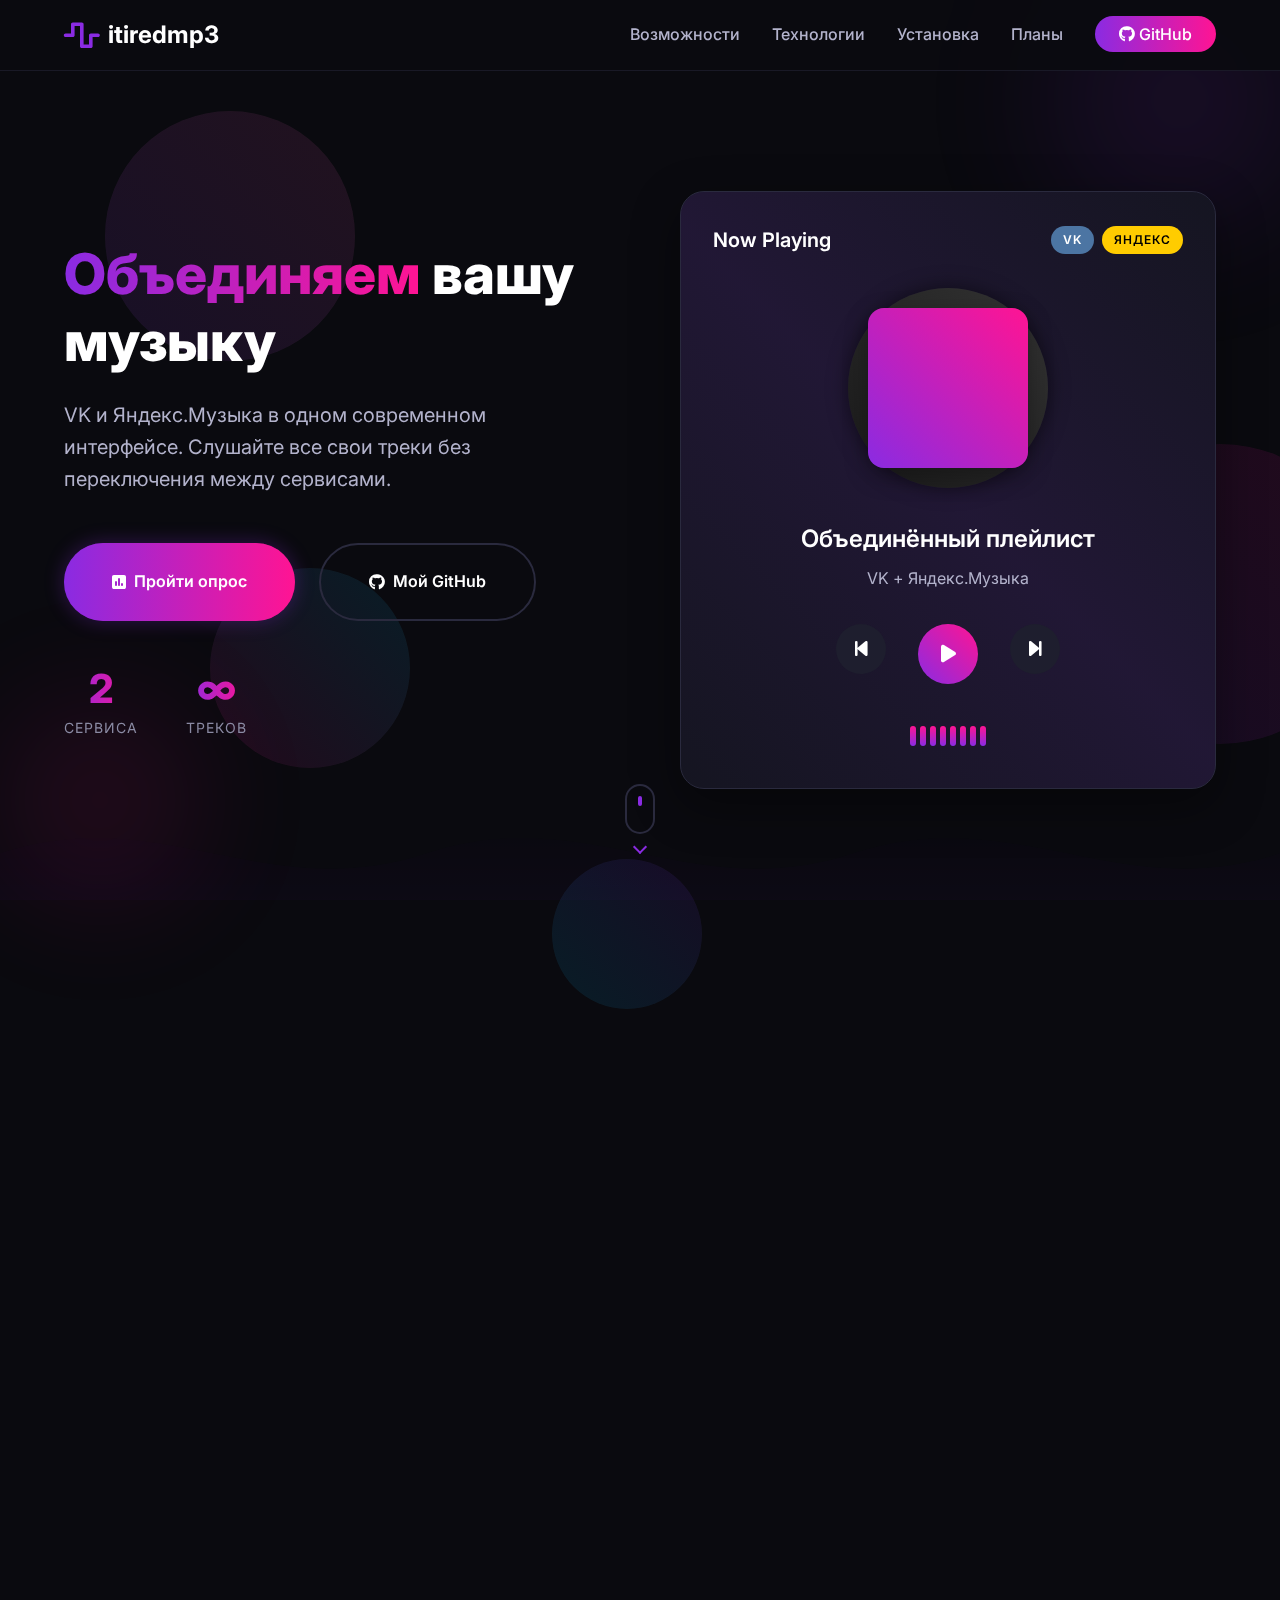
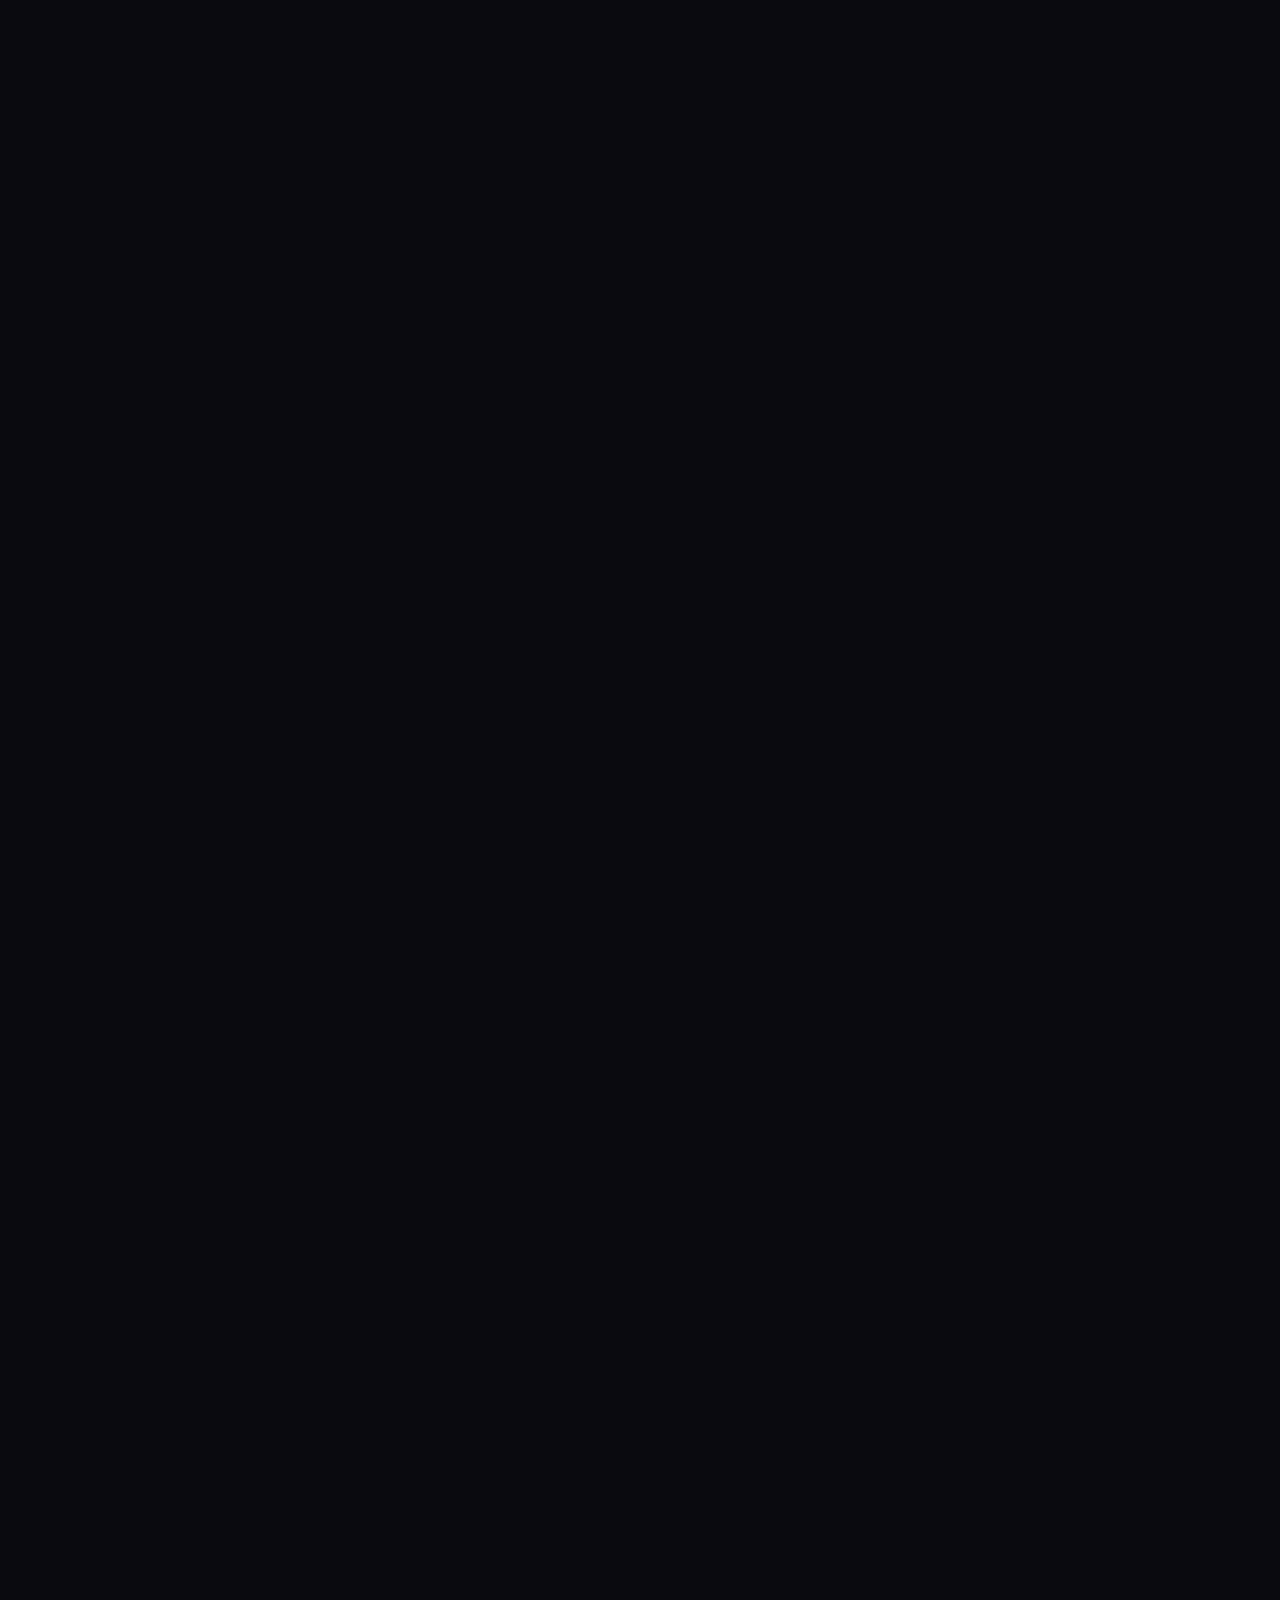
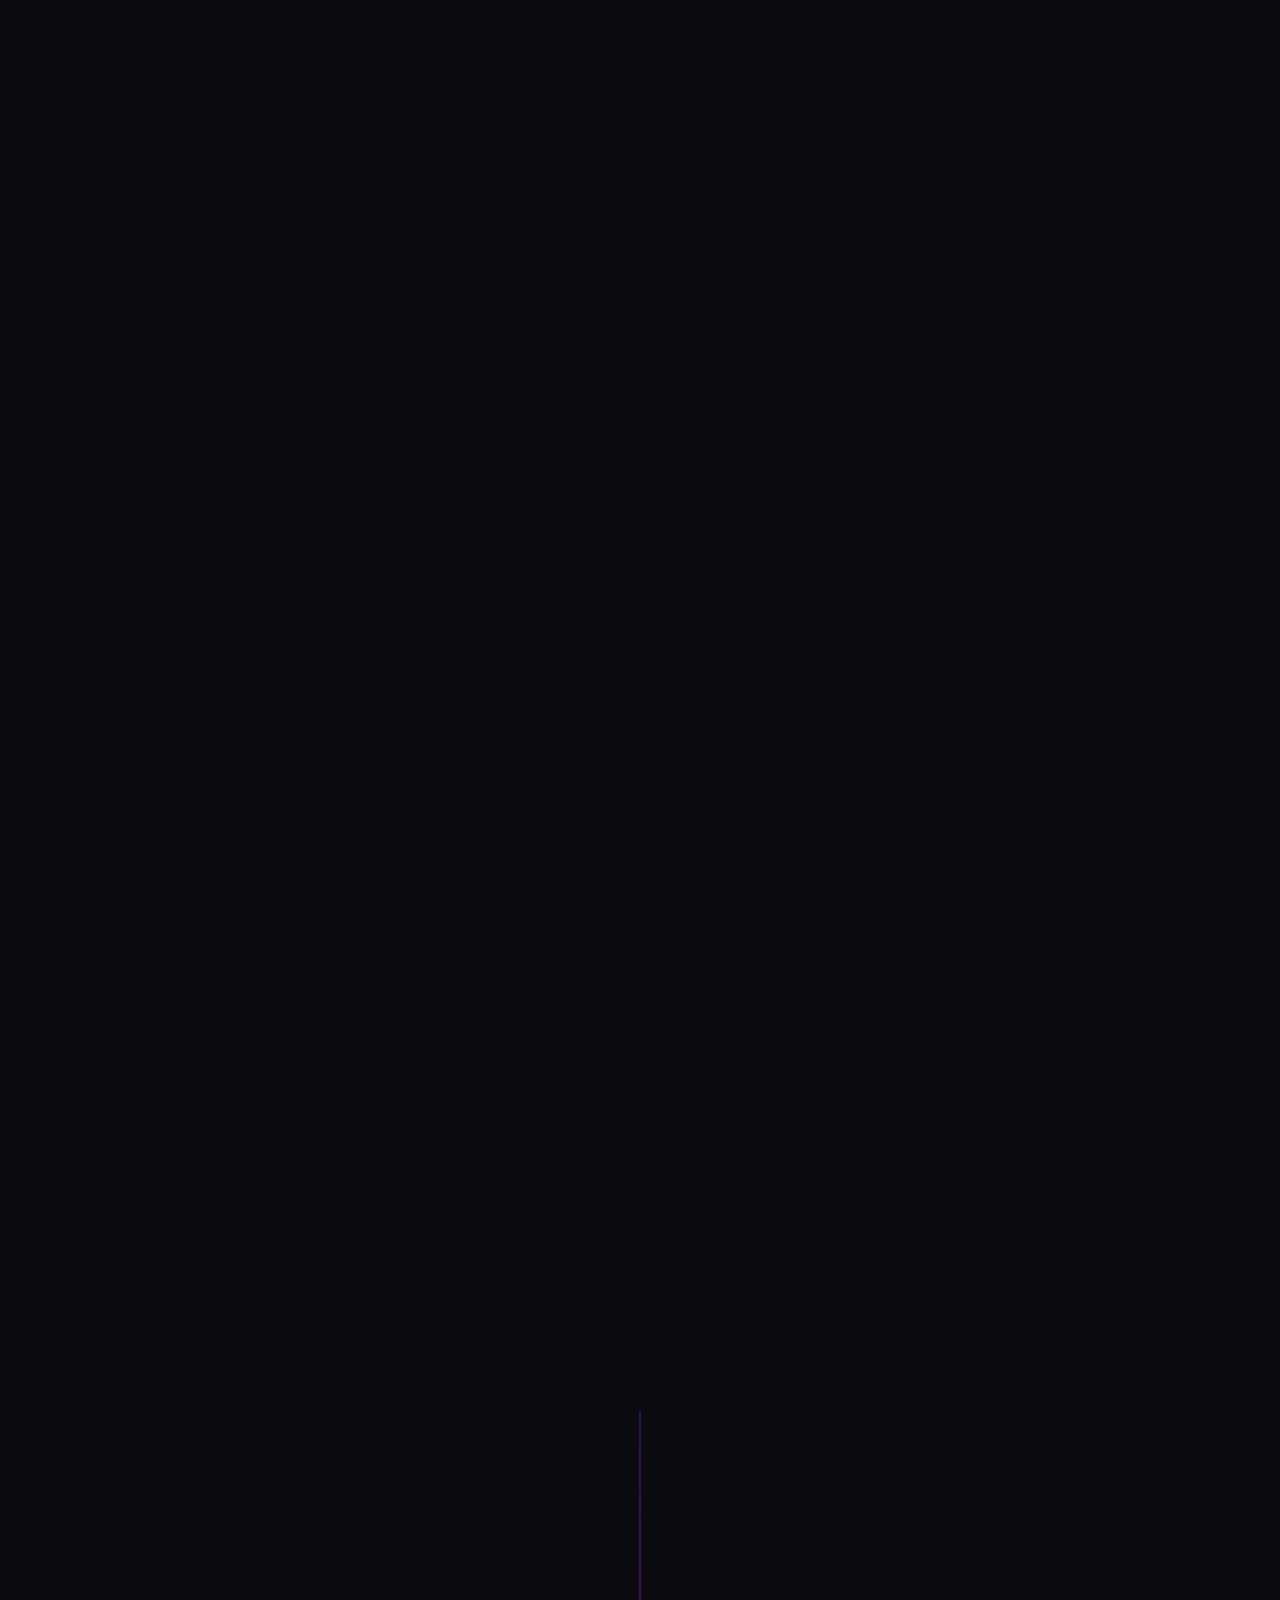
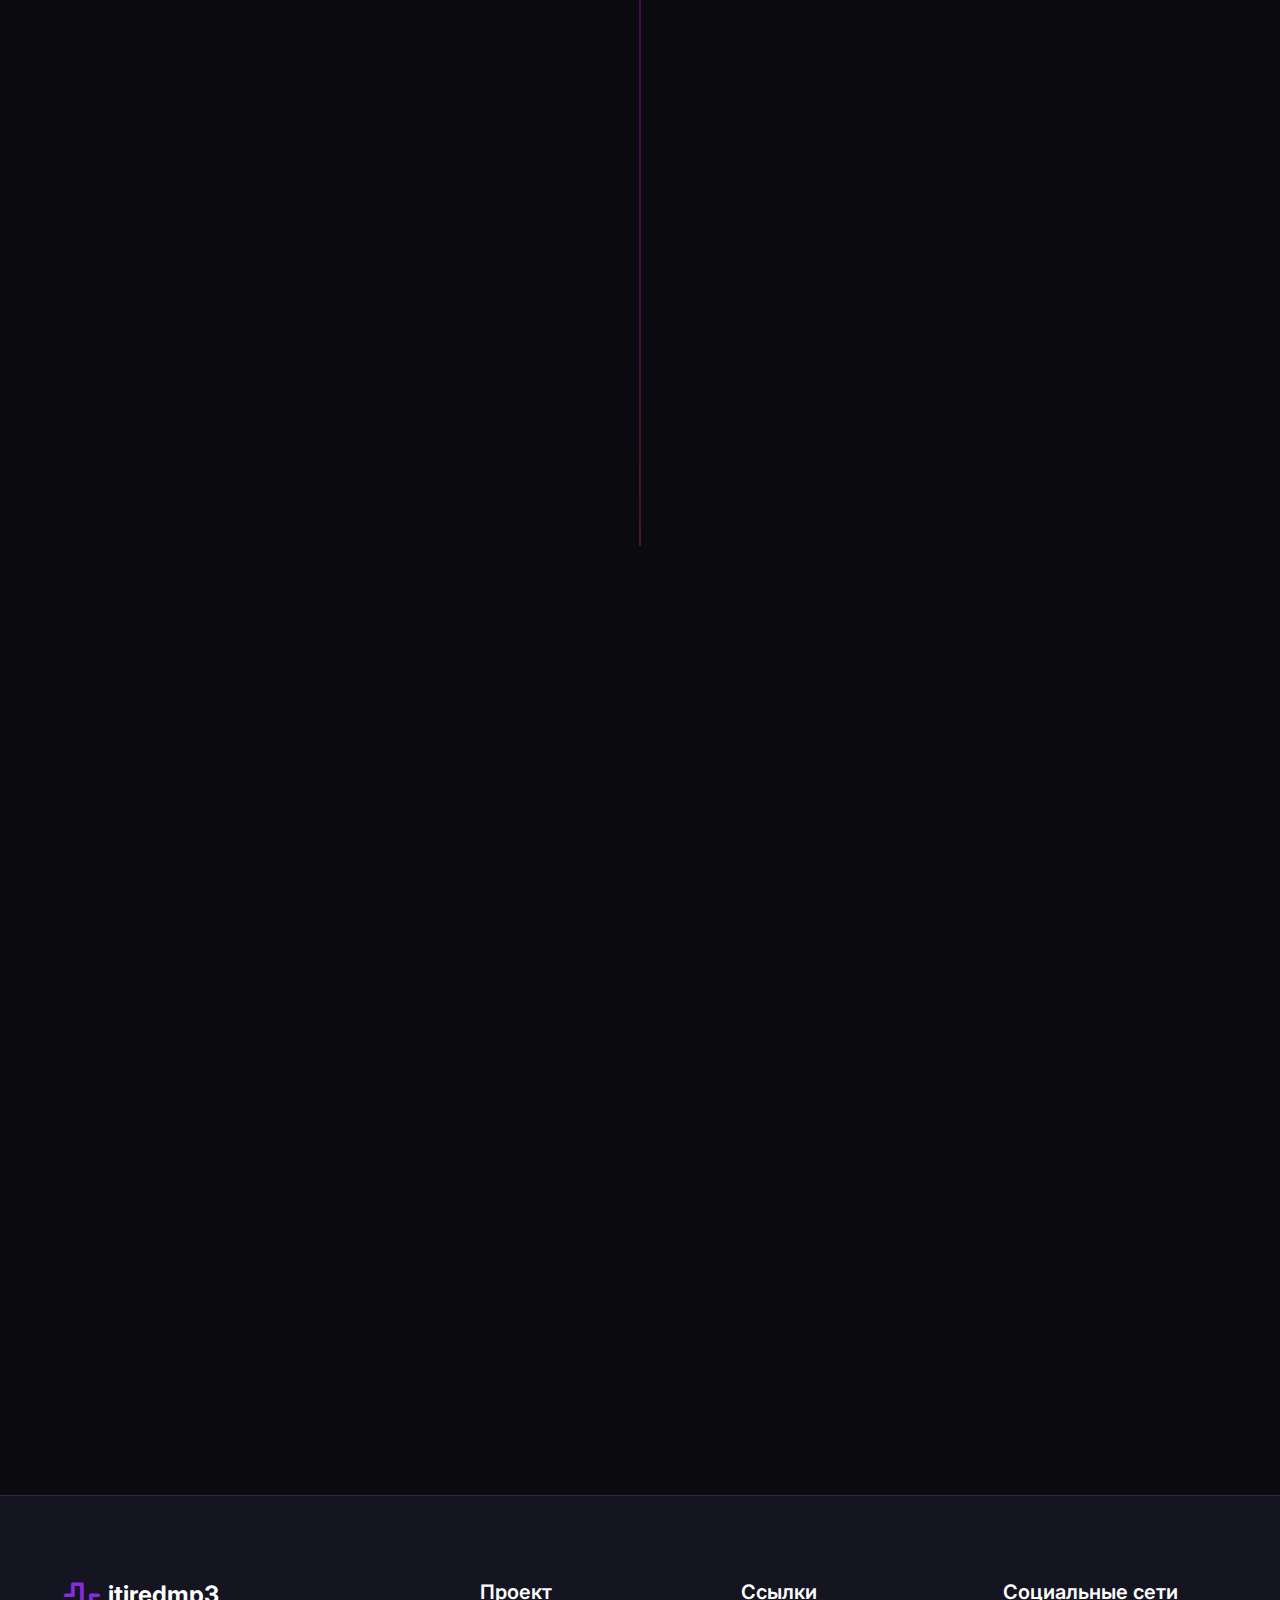
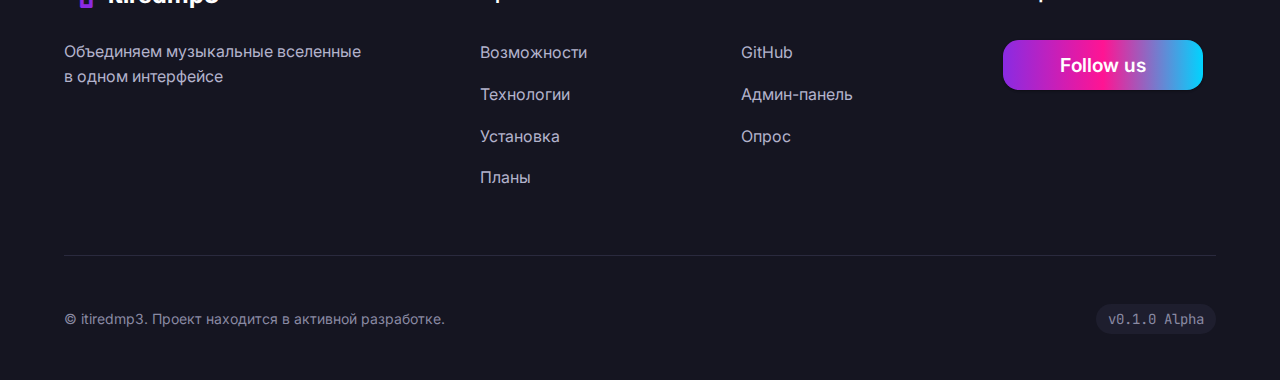
<file: index.html>
<!DOCTYPE html>
<html lang="ru">
<head>
    <meta charset="UTF-8">
    <meta name="viewport" content="width=device-width, initial-scale=1.0">
    <title>itiredmp3 | Объединяем музыку VK и Яндекс.Музыка</title>
    <meta name="description" content="Современное веб-приложение для прослушивания музыки из VK и Яндекс.Музыки в одном интерфейсе">
    
    <link rel="preconnect" href="https://fonts.googleapis.com">
    <link rel="preconnect" href="https://fonts.gstatic.com" crossorigin>
    <link href="https://fonts.googleapis.com/css2?family=Inter:wght@300;400;500;600;700;800&family=JetBrains+Mono:wght@300;400&display=swap" rel="stylesheet">
    
    <link rel="stylesheet" href="style.css">
    <link rel="stylesheet" href="https://cdnjs.cloudflare.com/ajax/libs/font-awesome/6.4.0/css/all.min.css">
    <link href="https://unpkg.com/aos@2.3.1/dist/aos.css" rel="stylesheet">
    
    <link rel="icon" type="image/jpg" href="favicon.jpg">
</head>
<body>
    <div class="preloader">
        <div class="preloader-container">
            <div class="loader">
                <img src="logo.jpg" alt="itiredmp3" class="logo-image">
            </div>
            <div class="loading-tip">Загрузка музыкальной вселенной...</div>
        </div>
    </div>

    <div class="background-elements">
        <div class="particle particle-1"></div>
        <div class="particle particle-2"></div>
        <div class="particle particle-3"></div>
        <div class="particle particle-4"></div>
        <div class="gradient-circle gradient-1"></div>
        <div class="gradient-circle gradient-2"></div>
        <div class="music-wave"></div>
    </div>

    <nav class="navbar" data-aos="fade-down">
        <div class="nav-container">
            <a href="#" class="logo">
                <i class="fas fa-wave-square"></i>
                <span>itiredmp3</span>
            </a>
            
            <ul class="nav-menu">
                <li><a href="#features">Возможности</a></li>
                <li><a href="#tech">Технологии</a></li>
                <li><a href="#setup">Установка</a></li>
                <li><a href="#roadmap">Планы</a></li>
                <li class="github-link">
                    <a href="https://github.com/itired1" target="_blank">
                        <i class="fab fa-github"></i> GitHub
                    </a>
                </li>
            </ul>
            
            <button class="menu-toggle" id="menuToggle">
                <i class="fas fa-bars"></i>
            </button>
        </div>
    </nav>

    <section class="hero" id="hero">
        <div class="hero-container">
            <div class="hero-content" data-aos="fade-up" data-aos-delay="100">
                <h1 class="hero-title">
                    <span class="gradient-text">Объединяем</span> вашу музыку
                </h1>
                <p class="hero-subtitle">
                    VK и Яндекс.Музыка в одном современном интерфейсе. 
                    Слушайте все свои треки без переключения между сервисами.
                </p>
                
                <div class="hero-buttons">
                    <a href="#survey" class="btn btn-primary" id="surveyBtn">
                        <i class="fas fa-poll"></i>
                        <span>Пройти опрос</span>
                        <div class="btn-pulse"></div>
                    </a>
                    <a href="https://github.com/your-username" target="_blank" class="btn btn-secondary">
                        <i class="fab fa-github"></i>
                        <span>Мой GitHub</span>
                    </a>
                </div>
                
                <div class="hero-stats">
                    <div class="stat-item">
                        <div class="stat-number">2</div>
                        <div class="stat-label">сервиса</div>
                    </div>
                    <div class="stat-item">
                        <div class="stat-number">∞</div>
                        <div class="stat-label">треков</div>
                    </div>
                </div>
            </div>
            
            <div class="hero-visual" data-aos="fade-left" data-aos-delay="300">
                <div class="player-preview">
                    <div class="player-header">
                        <div class="player-title">Now Playing</div>
                        <div class="player-source">
                            <span class="source-tag source-vk">VK</span>
                            <span class="source-tag source-yandex">Яндекс</span>
                        </div>
                    </div>
                    
                    <div class="album-art">
                        <div class="vinyl">
                            <div class="vinyl-inner"></div>
                        </div>
                        <div class="album-cover"></div>
                    </div>
                    
                    <div class="track-info">
                        <div class="track-title">Объединённый плейлист</div>
                        <div class="track-artist">VK + Яндекс.Музыка</div>
                    </div>
                    
                    <div class="player-controls">
                        <button class="control-btn"><i class="fas fa-step-backward"></i></button>
                        <button class="control-btn play-btn"><i class="fas fa-play"></i></button>
                        <button class="control-btn"><i class="fas fa-step-forward"></i></button>
                    </div>
                    
                    <div class="wave-visualizer">
                        <div class="wave-bar"></div>
                        <div class="wave-bar"></div>
                        <div class="wave-bar"></div>
                        <div class="wave-bar"></div>
                        <div class="wave-bar"></div>
                        <div class="wave-bar"></div>
                        <div class="wave-bar"></div>
                        <div class="wave-bar"></div>
                    </div>
                </div>
            </div>
        </div>
        
        <div class="scroll-indicator">
            <div class="mouse">
                <div class="wheel"></div>
            </div>
            <div class="arrow"></div>
        </div>
    </section>

    <section class="section features" id="features">
        <div class="container">
            <div class="section-header" data-aos="fade-up">
                <h2 class="section-title">✨ Возможности</h2>
                <p class="section-subtitle">Все, что нужно для идеального прослушивания</p>
            </div>
            
            <div class="features-grid">
                <div class="feature-card" data-aos="fade-up" data-aos-delay="100">
                    <div class="feature-icon">
                        <i class="fas fa-key"></i>
                    </div>
                    <h3 class="feature-title">Авторизация через VK и Яндекс</h3>
                    <p class="feature-description">
                        Быстрый доступ к вашим аккаунтам через OAuth. 
                        Безопасно и без хранения паролей.
                    </p>
                </div>
                
                <div class="feature-card" data-aos="fade-up" data-aos-delay="200">
                    <div class="feature-icon">
                        <i class="fas fa-headphones"></i>
                    </div>
                    <h3 class="feature-title">Объединённое воспроизведение</h3>
                    <p class="feature-description">
                        Слушайте музыку из обоих сервисов в одном плеере. 
                        Создавайте миксы из треков VK и Яндекс.Музыки.
                    </p>
                </div>
                
                <div class="feature-card" data-aos="fade-up" data-aos-delay="300">
                    <div class="feature-icon">
                        <i class="fas fa-palette"></i>
                    </div>
                    <h3 class="feature-title">Современный интерфейс</h3>
                    <p class="feature-description">
                        Интуитивно понятный дизайн с тёмной темой, 
                        адаптированный для всех устройств.
                    </p>
                </div>
                
                <div class="feature-card" data-aos="fade-up" data-aos-delay="400">
                    <div class="feature-icon">
                        <i class="fas fa-mobile-alt"></i>
                    </div>
                    <h3 class="feature-title">Адаптивный дизайн</h3>
                    <p class="feature-description">
                        Идеальное отображение на компьютерах, планшетах 
                        и смартфонах. PWA-режим для мобильных устройств.
                    </p>
                </div>
            </div>
        </div>
    </section>

    <section class="section tech" id="tech">
        <div class="container">
            <div class="section-header" data-aos="fade-up">
                <h2 class="section-title">🛠 Технологии</h2>
                <p class="section-subtitle">Современный стек для мощного приложения</p>
            </div>
            
            <div class="tech-stack">
                <div class="tech-category" data-aos="fade-up" data-aos-delay="100">
                    <h3 class="tech-category-title">Frontend</h3>
                    <div class="tech-items">
                        <div class="tech-item">
                            <div class="tech-icon">
                                <i class="fab fa-html5"></i>
                            </div>
                            <span>HTML5</span>
                        </div>
                        <div class="tech-item">
                            <div class="tech-icon">
                                <i class="fab fa-css3-alt"></i>
                            </div>
                            <span>CSS3</span>
                        </div>
                        <div class="tech-item">
                            <div class="tech-icon">
                                <i class="fab fa-js"></i>
                            </div>
                            <span>JavaScript</span>
                        </div>
                    </div>
                </div>
                
                <div class="tech-category" data-aos="fade-up" data-aos-delay="200">
                    <h3 class="tech-category-title">Backend</h3>
                    <div class="tech-items">
                        <div class="tech-item">
                            <div class="tech-icon">
                                <i class="fab fa-python"></i>
                            </div>
                            <span>Python</span>
                        </div>
                        <div class="tech-item">
                            <div class="tech-icon">
                                <i class="fas fa-fire"></i>
                            </div>
                            <span>Flask</span>
                        </div>
                        <div class="tech-item">
                            <div class="tech-icon">
                                <i class="fas fa-database"></i>
                            </div>
                            <span>SQLite</span>
                        </div>
                    </div>
                </div>
                
                <div class="tech-category" data-aos="fade-up" data-aos-delay="300">
                    <h3 class="tech-category-title">Библиотеки</h3>
                    <div class="tech-items">
                        <div class="tech-item">
                            <div class="tech-icon">
                                <i class="fab fa-vk"></i>
                            </div>
                            <span>vk_api</span>
                        </div>
                        <div class="tech-item">
                            <div class="tech-icon">
                                <i class="fab fa-yandex"></i>
                            </div>
                            <span>yandex-music-api</span>
                        </div>
                        <div class="tech-item">
                            <div class="tech-icon">
                                <i class="fas fa-cogs"></i>
                            </div>
                            <span>Service Worker</span>
                        </div>
                    </div>
                </div>
            </div>
        </div>
    </section>

    <section class="section setup" id="setup">
        <div class="container">
            <div class="section-header" data-aos="fade-up">
                <h2 class="section-title">📦 Установка и запуск</h2>
                <p class="section-subtitle">Быстрый старт за 5 минут</p>
            </div>
            
            <div class="setup-steps" data-aos="fade-up" data-aos-delay="100">
                <div class="setup-step">
                    <div class="step-number">1</div>
                    <div class="step-content">
                        <h3 class="step-title">Клонируйте репозиторий</h3>
                        <div class="code-block">
                            <div class="code-header">
                                <span class="code-language">bash</span>
                                <button class="copy-btn" data-clipboard-target="#code1">
                                    <i class="fas fa-copy"></i>
                                </button>
                            </div>
                            <pre id="code1"><code>git clone https://github.com/your-username/itiredmp3.git
cd itiredmp3</code></pre>
                        </div>
                    </div>
                </div>
                
                <div class="setup-step">
                    <div class="step-number">2</div>
                    <div class="step-content">
                        <h3 class="step-title">Установите зависимости</h3>
                        <div class="code-block">
                            <div class="code-header">
                                <span class="code-language">bash</span>
                                <button class="copy-btn" data-clipboard-target="#code2">
                                    <i class="fas fa-copy"></i>
                                </button>
                            </div>
                            <pre id="code2"><code>pip install -r requirements.txt</code></pre>
                        </div>
                    </div>
                </div>
                
                <div class="setup-step">
                    <div class="step-number">3</div>
                    <div class="step-content">
                        <h3 class="step-title">Запустите приложение</h3>
                        <div class="code-block">
                            <div class="code-header">
                                <span class="code-language">bash</span>
                                <button class="copy-btn" data-clipboard-target="#code3">
                                    <i class="fas fa-copy"></i>
                                </button>
                            </div>
                            <pre id="code3"><code>python app.py</code></pre>
                        </div>
                        <p class="step-note">
                            Откройте браузер и перейдите по адресу 
                            <a href="http://localhost:5001" class="link">http://localhost:5001</a>
                        </p>
                    </div>
                </div>
            </div>
            
            <div class="warning-box" data-aos="fade-up" data-aos-delay="200">
                <div class="warning-icon">
                    <i class="fas fa-exclamation-triangle"></i>
                </div>
                <div class="warning-content">
                    <h4>⚠️ Важная информация</h4>
                    <p>
                        Проект находится в стадии активной разработки. 
                        Все данные, включая тестовые почты и другую информацию, 
                        являются фиктивными и используются исключительно в демонстрационных целях.
                    </p>
                </div>
            </div>
        </div>
    </section>

    <section class="section roadmap" id="roadmap">
        <div class="container">
            <div class="section-header" data-aos="fade-up">
                <h2 class="section-title">🔮 Планы развития</h2>
                <p class="section-subtitle">Что будет дальше</p>
            </div>
            
            <div class="roadmap-timeline">
                <div class="timeline-item" data-aos="fade-right">
                    <div class="timeline-date">Q2 2026</div>
                    <div class="timeline-content">
                        <h3 class="timeline-title">Spotify & SoundCloud</h3>
                        <p class="timeline-description">
                            Добавление поддержки популярных музыкальных сервисов
                        </p>
                    </div>
                </div>
                
                <div class="timeline-item" data-aos="fade-left">
                    <div class="timeline-date">Q3 2026</div>
                    <div class="timeline-content">
                        <h3 class="timeline-title">Оффлайн-режим</h3>
                        <p class="timeline-description">
                            Возможность слушать музыку без подключения к интернету
                        </p>
                    </div>
                </div>
                
                <div class="timeline-item" data-aos="fade-right">
                    <div class="timeline-date">Q4 2026</div>
                    <div class="timeline-content">
                        <h3 class="timeline-title">Умные рекомендации</h3>
                        <p class="timeline-description">
                            Персональные плейлисты на основе машинного обучения
                        </p>
                    </div>
                </div>
                
                <div class="timeline-item" data-aos="fade-left">
                    <div class="timeline-date">2027</div>
                    <div class="timeline-content">
                        <h3 class="timeline-title">Социальные функции</h3>
                        <p class="timeline-description">
                            Общие плейлисты, друзья, истории прослушиваний
                        </p>
                    </div>
                </div>
            </div>
        </div>
    </section>

    <section class="section survey" id="survey">
        <div class="container">
            <div class="survey-container" data-aos="fade-up">
                <div class="survey-content">
                    <h2 class="survey-title">Помогите улучшить проект!</h2>
                    <p class="survey-description">
                        Пройдите опрос и расскажите, какие функции для вас наиболее важны. 
                        Это поможет сделать itiredmp3 лучше. Ваше мнение очень ценно для нас!
                    </p>
                    
                    <div class="survey-stats">
                        <div class="survey-stat">
                            <div class="stat-value" id="totalClicks">0</div>
                            <div class="stat-label">переходов на опрос</div>
                        </div>
                        <div class="survey-stat">
                            <div class="stat-value" id="todayClicks">0</div>
                            <div class="stat-label">сегодня</div>
                        </div>
                    </div>
                    
                    <div class="survey-action">
                        <button class="btn btn-survey" id="surveyFormBtn">
                            <i class="fas fa-external-link-alt"></i>
                            <span>Перейти к форме опроса</span>
                        </button>
                        <p class="survey-note">
                            Откроется в новой вкладке. Спасибо за участие!
                        </p>
                    </div>
                </div>
            </div>
        </div>
    </section>

    <footer class="footer">
        <div class="container">
            <div class="footer-content">
                <div class="footer-logo">
                    <a href="#" class="logo">
                        <i class="fas fa-wave-square"></i>
                        <span>itiredmp3</span>
                    </a>
                    <p class="footer-description">
                        Объединяем музыкальные вселенные в одном интерфейсе
                    </p>
                </div>
                
                <div class="footer-links">
                    <div class="footer-column">
                        <h4 class="footer-title">Проект</h4>
                        <ul>
                            <li><a href="#features">Возможности</a></li>
                            <li><a href="#tech">Технологии</a></li>
                            <li><a href="#setup">Установка</a></li>
                            <li><a href="#roadmap">Планы</a></li>
                        </ul>
                    </div>
                    
                    <div class="footer-column">
                        <h4 class="footer-title">Ссылки</h4>
                        <ul>
                            <li><a href="https://github.com/itired1" target="_blank">GitHub</a></li>
                            <li><a href="admin.html" target="_blank">Админ-панель</a></li>
                            <li><a href="#survey">Опрос</a></li>
                        </ul>
                    </div>
                    
                    <div class="footer-column">
                        <h4 class="footer-title">Социальные сети</h4>
                        <div class="social-card">
                            <span>Follow us</span>
                            <a class="social-link" href="https://github.com/itired1" target="_blank">
                                <i class="fab fa-github"></i>
                            </a>
                            <a class="social-link" href="https://t.me/@Itired_siii" target="_blank">
                                <i class="fab fa-telegram"></i>
                            </a>
                            <a class="social-link" href="https://discord.gg/itiredof" target="_blank">
                                <i class="fab fa-discord"></i>
                            </a>
                        </div>
                    </div>
                </div>
            </div>
            
            <div class="footer-bottom">
                <p class="copyright">
                    © itiredmp3. Проект находится в активной разработке.
                </p>
                <p class="version">v0.1.0 Alpha</p>
            </div>
        </div>
    </footer>

    <script src="https://unpkg.com/aos@2.3.1/dist/aos.js"></script>
    <script src="script.js"></script>
    
    <script>
        AOS.init({
            duration: 800,
            offset: 100,
            once: true,
            easing: 'ease-out-cubic'
        });
    </script>
</body>
</html>
</file>
<file: style.css>
:root {
    --color-bg: #0a0a0f;
    --color-surface: #151521;
    --color-surface-light: #1e1e2e;
    --color-surface-lighter: #2a2a3e;
    --color-primary: #8a2be2;
    --color-primary-light: #9d4dff;
    --color-secondary: #ff1493;
    --color-secondary-light: #ff66b2;
    --color-accent: #00d4ff;
    --color-text: #ffffff;
    --color-text-secondary: #b3b3cc;
    --color-text-muted: #8a8aa3;
    --color-border: #2a2a3e;
    --color-success: #00ff9d;
    --color-warning: #ffcc00;
    --color-error: #ff3860;
    
    --font-primary: 'Inter', -apple-system, BlinkMacSystemFont, sans-serif;
    --font-mono: 'JetBrains Mono', 'Courier New', monospace;
    
    --spacing-xs: 0.5rem;
    --spacing-sm: 1rem;
    --spacing-md: 1.5rem;
    --spacing-lg: 2rem;
    --spacing-xl: 3rem;
    --spacing-xxl: 5rem;
    
    --radius-sm: 0.5rem;
    --radius-md: 1rem;
    --radius-lg: 1.5rem;
    --radius-xl: 2rem;
    --radius-full: 9999px;
    
    --shadow-sm: 0 2px 4px rgba(0, 0, 0, 0.1);
    --shadow-md: 0 4px 12px rgba(0, 0, 0, 0.2);
    --shadow-lg: 0 8px 24px rgba(0, 0, 0, 0.3);
    --shadow-xl: 0 16px 48px rgba(0, 0, 0, 0.4);
    --shadow-glow: 0 0 20px rgba(138, 43, 226, 0.3);
    
    --transition-fast: 0.2s ease;
    --transition-normal: 0.3s ease;
    --transition-slow: 0.5s ease;
}

* {
    margin: 0;
    padding: 0;
    box-sizing: border-box;
}

html {
    scroll-behavior: smooth;
    scroll-padding-top: 80px;
}

body {
    font-family: var(--font-primary);
    background-color: var(--color-bg);
    color: var(--color-text);
    line-height: 1.6;
    overflow-x: hidden;
    position: relative;
}

/* Улучшенный Preloader */
.preloader {
    position: fixed;
    top: 0;
    left: 0;
    width: 100%;
    height: 100%;
    background-color: var(--color-bg);
    display: flex;
    justify-content: center;
    align-items: center;
    z-index: 9999;
    transition: opacity 0.5s ease, visibility 0.5s ease;
}

.preloader-container {
    display: flex;
    flex-direction: column;
    align-items: center;
    justify-content: center;
    text-align: center;
    width: 100%;
    max-width: 500px;
    padding: 2rem;
}

.loader {
    width: 100%;
    display: flex;
    flex-direction: column;
    align-items: center;
    justify-content: center;
    margin-bottom: 2rem;
}

.loader-content {
    position: relative;
    display: flex;
    flex-direction: column;
    align-items: center;
    margin-bottom: 2rem;
}

.logo-image {
    width: 120px;
    height: 120px;
    border-radius: 50%;
    object-fit: cover;
    object-position: center;
    display: block;
    border: 3px solid transparent;
    background: linear-gradient(45deg, var(--color-primary), var(--color-secondary)) border-box;
    background-clip: border-box;
    animation: pulse 2s infinite alternate;
    box-shadow: 0 0 30px rgba(138, 43, 226, 0.3);
    margin: 0 auto;
}

/* Fallback если изображение не загрузилось */
.logo-image:not([src]),
.logo-image[src=""] {
    background: linear-gradient(45deg, var(--color-primary), var(--color-secondary));
    display: flex;
    align-items: center;
    justify-content: center;
    color: white;
    font-weight: bold;
    font-size: 1.2rem;
}

.loader-text {
    font-size: 1.8rem;
    font-weight: 700;
    margin-top: 1rem;
    background: linear-gradient(90deg, var(--color-primary), var(--color-secondary));
    -webkit-background-clip: text;
    background-clip: text;
    color: transparent;
    animation: textGlow 2s infinite alternate;
}

.loader-wave {
    display: flex;
    align-items: center;
    justify-content: center;
    gap: 6px;
    height: 40px;
    width: 100%;
    max-width: 200px;
}

.wave-line {
    width: 8px;
    height: 20px;
    background: linear-gradient(to top, var(--color-primary), var(--color-secondary));
    border-radius: var(--radius-full);
    animation: wave 1.2s ease-in-out infinite;
}

.wave-line:nth-child(1) { animation-delay: 0s; }
.wave-line:nth-child(2) { animation-delay: 0.1s; }
.wave-line:nth-child(3) { animation-delay: 0.2s; }
.wave-line:nth-child(4) { animation-delay: 0.3s; }
.wave-line:nth-child(5) { animation-delay: 0.4s; }

.loading-tip {
    color: var(--color-text-secondary);
    font-size: 1rem;
    margin-bottom: 1.5rem;
    animation: fade 2s infinite;
    max-width: 300px;
}

.loading-progress {
    width: 100%;
    max-width: 300px;
    display: flex;
    flex-direction: column;
    align-items: center;
    gap: 0.5rem;
}

.progress-bar {
    width: 100%;
    height: 6px;
    background-color: var(--color-surface-light);
    border-radius: var(--radius-full);
    overflow: hidden;
}

.progress-fill {
    height: 100%;
    width: 0%;
    background: linear-gradient(90deg, var(--color-primary), var(--color-secondary));
    border-radius: var(--radius-full);
    animation: progress 2s ease-in-out infinite;
}

.progress-text {
    font-size: 0.875rem;
    color: var(--color-text-muted);
    font-family: var(--font-mono);
    animation: fade 2s infinite;
}

@keyframes pulse {
    0% {
        transform: scale(1);
        box-shadow: 0 0 20px rgba(138, 43, 226, 0.3);
    }
    100% {
        transform: scale(1.05);
        box-shadow: 0 0 30px rgba(138, 43, 226, 0.5);
    }
}

@keyframes textGlow {
    0% {
        filter: drop-shadow(0 0 5px rgba(138, 43, 226, 0.3));
    }
    100% {
        filter: drop-shadow(0 0 10px rgba(138, 43, 226, 0.5));
    }
}

@keyframes wave {
    0%, 100% { 
        transform: scaleY(1);
        height: 20px;
    }
    50% { 
        transform: scaleY(1.5);
        height: 30px;
    }
}

@keyframes progress {
    0% { width: 0%; }
    50% { width: 70%; }
    100% { width: 100%; }
}

@keyframes fade {
    0%, 100% { opacity: 0.6; }
    50% { opacity: 1; }
}

/* Адаптивность для лоадера */
@media (min-width: 768px) {
    .logo-image {
        width: 150px;
        height: 150px;
    }
    
    .loader-text {
        font-size: 2.2rem;
    }
    
    .wave-line {
        width: 10px;
        height: 25px;
    }
    
    .loader-wave {
        max-width: 250px;
    }
}

@media (min-width: 1024px) {
    .logo-image {
        width: 180px;
        height: 180px;
    }
    
    .loader-text {
        font-size: 2.5rem;
    }
}

/* Background Elements */
.background-elements {
    position: fixed;
    top: 0;
    left: 0;
    width: 100%;
    height: 100%;
    z-index: -1;
    pointer-events: none;
}

.particle {
    position: absolute;
    border-radius: 50%;
    background: linear-gradient(45deg, var(--color-primary), var(--color-secondary));
    animation: float 20s infinite ease-in-out;
    opacity: 0.1;
}

.particle-1 { width: 300px; height: 300px; top: 10%; left: 5%; animation-delay: 0s; }
.particle-2 { width: 200px; height: 200px; bottom: 15%; right: 10%; animation-delay: 5s; background: linear-gradient(45deg, var(--color-secondary), var(--color-accent)); }
.particle-3 { width: 150px; height: 150px; top: 50%; left: 70%; animation-delay: 10s; background: linear-gradient(45deg, var(--color-accent), var(--color-primary)); }
.particle-4 { width: 250px; height: 250px; bottom: 30%; left: 20%; animation-delay: 15s; background: linear-gradient(45deg, var(--color-primary-light), var(--color-secondary-light)); }

.gradient-circle {
    position: absolute;
    border-radius: 50%;
    filter: blur(60px);
    opacity: 0.15;
}

.gradient-1 {
    width: 400px;
    height: 400px;
    top: -100px;
    right: -100px;
    background: radial-gradient(circle, var(--color-primary) 0%, transparent 70%);
}

.gradient-2 {
    width: 300px;
    height: 300px;
    bottom: -50px;
    left: -50px;
    background: radial-gradient(circle, var(--color-secondary) 0%, transparent 70%);
}

.music-wave {
    position: absolute;
    bottom: 0;
    left: 0;
    width: 100%;
    height: 100px;
    background: linear-gradient(transparent, rgba(138, 43, 226, 0.1));
    mask-image: url("data:image/svg+xml,%3Csvg width='1200' height='100' xmlns='http://www.w3.org/2000/svg'%3E%3Cpath d='M0,50 C150,0 250,100 400,50 C550,0 650,100 800,50 C950,0 1050,100 1200,50 L1200,100 L0,100 Z' fill='white'/%3E%3C/svg%3E");
    mask-size: cover;
    opacity: 0.3;
}

@keyframes float {
    0%, 100% { transform: translateY(0) rotate(0deg); }
    33% { transform: translateY(-30px) rotate(120deg); }
    66% { transform: translateY(20px) rotate(240deg); }
}

@keyframes glow {
    0%, 100% { box-shadow: var(--shadow-glow); }
    50% { box-shadow: 0 0 30px rgba(138, 43, 226, 0.5); }
}

@keyframes scroll {
    0% { opacity: 0; transform: translateY(-10px); }
    50% { opacity: 1; }
    100% { opacity: 0; transform: translateY(10px); }
}

/* Navigation */
.navbar {
    position: fixed;
    top: 0;
    left: 0;
    width: 100%;
    background-color: rgba(10, 10, 15, 0.9);
    backdrop-filter: blur(10px);
    z-index: 1000;
    border-bottom: 1px solid rgba(42, 42, 62, 0.5);
    padding: var(--spacing-sm) 0;
}

.nav-container {
    max-width: 1200px;
    margin: 0 auto;
    padding: 0 var(--spacing-md);
    display: flex;
    justify-content: space-between;
    align-items: center;
}

.logo {
    display: flex;
    align-items: center;
    gap: var(--spacing-xs);
    font-size: 1.5rem;
    font-weight: 700;
    color: var(--color-text);
    text-decoration: none;
    transition: var(--transition-normal);
}

.logo i {
    color: var(--color-primary);
    font-size: 1.8rem;
}

.logo:hover {
    color: var(--color-primary-light);
}

.nav-menu {
    display: flex;
    gap: var(--spacing-lg);
    list-style: none;
}

.nav-menu a {
    color: var(--color-text-secondary);
    text-decoration: none;
    font-weight: 500;
    transition: var(--transition-fast);
    position: relative;
    padding: var(--spacing-xs) 0;
}

.nav-menu a:hover {
    color: var(--color-text);
}

.nav-menu a::after {
    content: '';
    position: absolute;
    bottom: 0;
    left: 0;
    width: 0;
    height: 2px;
    background: linear-gradient(90deg, var(--color-primary), var(--color-secondary));
    transition: var(--transition-normal);
}

.nav-menu a:hover::after {
    width: 100%;
}

.github-link a {
    background: linear-gradient(90deg, var(--color-primary), var(--color-secondary));
    color: white;
    padding: var(--spacing-xs) var(--spacing-md);
    border-radius: var(--radius-full);
    transition: var(--transition-normal);
}

.github-link a:hover {
    transform: translateY(-2px);
    box-shadow: var(--shadow-glow);
}

.github-link a:hover::after {
    display: none;
}

.menu-toggle {
    display: none;
    background: none;
    border: none;
    color: var(--color-text);
    font-size: 1.5rem;
    cursor: pointer;
    padding: var(--spacing-xs);
}

/* Hero Section */
.hero {
    min-height: 100vh;
    display: flex;
    align-items: center;
    padding-top: 80px;
    position: relative;
    overflow: hidden;
}

.hero-container {
    max-width: 1200px;
    margin: 0 auto;
    padding: var(--spacing-xl) var(--spacing-md);
    display: grid;
    grid-template-columns: 1fr 1fr;
    gap: var(--spacing-xxl);
    align-items: center;
}

.hero-content {
    z-index: 1;
}

.hero-title {
    font-size: 3.5rem;
    font-weight: 800;
    line-height: 1.2;
    margin-bottom: var(--spacing-md);
}

.gradient-text {
    background: linear-gradient(90deg, var(--color-primary), var(--color-secondary));
    -webkit-background-clip: text;
    background-clip: text;
    color: transparent;
    display: inline-block;
}

.hero-subtitle {
    font-size: 1.25rem;
    color: var(--color-text-secondary);
    margin-bottom: var(--spacing-xl);
    max-width: 500px;
}

.hero-buttons {
    display: flex;
    gap: var(--spacing-md);
    margin-bottom: var(--spacing-xl);
}

.btn {
    display: inline-flex;
    align-items: center;
    gap: var(--spacing-xs);
    padding: var(--spacing-md) var(--spacing-xl);
    border-radius: var(--radius-full);
    font-weight: 600;
    text-decoration: none;
    transition: var(--transition-normal);
    position: relative;
    border: none;
    cursor: pointer;
    font-size: 1rem;
}

.btn-primary {
    background: linear-gradient(90deg, var(--color-primary), var(--color-secondary));
    color: white;
    box-shadow: var(--shadow-glow);
    animation: pulse 2s infinite;
}

.btn-primary:hover {
    transform: translateY(-3px);
    box-shadow: var(--shadow-lg), var(--shadow-glow);
}

.btn-pulse {
    position: absolute;
    top: 0;
    left: 0;
    width: 100%;
    height: 100%;
    border-radius: var(--radius-full);
    background: inherit;
    animation: pulse 2s infinite;
    z-index: -1;
    opacity: 0.5;
}

.btn-secondary {
    background-color: transparent;
    color: var(--color-text);
    border: 2px solid var(--color-border);
}

.btn-secondary:hover {
    background-color: var(--color-surface-light);
    border-color: var(--color-primary);
    transform: translateY(-3px);
}

.hero-stats {
    display: flex;
    gap: var(--spacing-xl);
    margin-top: var(--spacing-xl);
}

.stat-item {
    text-align: center;
}

.stat-number {
    font-size: 2.5rem;
    font-weight: 800;
    background: linear-gradient(90deg, var(--color-primary), var(--color-secondary));
    -webkit-background-clip: text;
    background-clip: text;
    color: transparent;
    line-height: 1;
}

.stat-label {
    font-size: 0.875rem;
    color: var(--color-text-muted);
    text-transform: uppercase;
    letter-spacing: 1px;
    margin-top: var(--spacing-xs);
}

.hero-visual {
    position: relative;
}

.player-preview {
    background-color: var(--color-surface);
    border-radius: var(--radius-lg);
    padding: var(--spacing-lg);
    box-shadow: var(--shadow-xl);
    border: 1px solid var(--color-border);
    position: relative;
    overflow: hidden;
}

.player-preview::before {
    content: '';
    position: absolute;
    top: 0;
    left: 0;
    width: 100%;
    height: 100%;
    background: linear-gradient(45deg, transparent, rgba(138, 43, 226, 0.1), transparent);
    z-index: 0;
}

.player-header {
    display: flex;
    justify-content: space-between;
    align-items: center;
    margin-bottom: var(--spacing-lg);
    position: relative;
    z-index: 1;
}

.player-title {
    font-size: 1.25rem;
    font-weight: 600;
}

.player-source {
    display: flex;
    gap: var(--spacing-xs);
}

.source-tag {
    padding: 4px 12px;
    border-radius: var(--radius-full);
    font-size: 0.75rem;
    font-weight: 600;
    text-transform: uppercase;
    letter-spacing: 1px;
}

.source-vk {
    background-color: #4c75a3;
    color: white;
}

.source-yandex {
    background-color: #ffcc00;
    color: #000;
}

.album-art {
    position: relative;
    width: 200px;
    height: 200px;
    margin: 0 auto var(--spacing-lg);
    z-index: 1;
}

.vinyl {
    position: absolute;
    top: 0;
    left: 0;
    width: 100%;
    height: 100%;
    border-radius: 50%;
    background: linear-gradient(45deg, #1a1a1a, #333);
    display: flex;
    align-items: center;
    justify-content: center;
    animation: rotate 20s linear infinite;
    box-shadow: 0 0 20px rgba(0, 0, 0, 0.5);
}

.vinyl-inner {
    width: 60px;
    height: 60px;
    border-radius: 50%;
    background: linear-gradient(45deg, var(--color-primary), var(--color-secondary));
    border: 3px solid var(--color-surface);
}

.album-cover {
    position: absolute;
    top: 20px;
    left: 20px;
    width: 160px;
    height: 160px;
    border-radius: var(--radius-md);
    background: linear-gradient(45deg, var(--color-primary), var(--color-secondary));
    z-index: 2;
    box-shadow: var(--shadow-lg);
}

.track-info {
    text-align: center;
    margin-bottom: var(--spacing-lg);
    position: relative;
    z-index: 1;
}

.track-title {
    font-size: 1.5rem;
    font-weight: 600;
    margin-bottom: var(--spacing-xs);
}

.track-artist {
    color: var(--color-text-secondary);
    font-size: 1rem;
}

.player-controls {
    display: flex;
    justify-content: center;
    gap: var(--spacing-lg);
    margin-bottom: var(--spacing-lg);
    position: relative;
    z-index: 1;
}

.control-btn {
    width: 50px;
    height: 50px;
    border-radius: 50%;
    background-color: var(--color-surface-light);
    border: none;
    color: var(--color-text);
    font-size: 1.25rem;
    cursor: pointer;
    transition: var(--transition-normal);
    display: flex;
    align-items: center;
    justify-content: center;
}

.control-btn:hover {
    background-color: var(--color-surface-lighter);
    transform: translateY(-2px);
}

.play-btn {
    background: linear-gradient(45deg, var(--color-primary), var(--color-secondary));
    color: white;
    width: 60px;
    height: 60px;
}

.play-btn:hover {
    box-shadow: var(--shadow-glow);
}

.wave-visualizer {
    display: flex;
    justify-content: center;
    align-items: center;
    gap: 4px;
    height: 40px;
    position: relative;
    z-index: 1;
}

.wave-bar {
    width: 6px;
    height: 20px;
    background: linear-gradient(to top, var(--color-primary), var(--color-secondary));
    border-radius: var(--radius-full);
    animation: wave 1s ease-in-out infinite;
}

.wave-bar:nth-child(2) { animation-delay: 0.1s; }
.wave-bar:nth-child(3) { animation-delay: 0.2s; }
.wave-bar:nth-child(4) { animation-delay: 0.3s; }
.wave-bar:nth-child(5) { animation-delay: 0.4s; }
.wave-bar:nth-child(6) { animation-delay: 0.5s; }
.wave-bar:nth-child(7) { animation-delay: 0.6s; }
.wave-bar:nth-child(8) { animation-delay: 0.7s; }

.scroll-indicator {
    position: absolute;
    bottom: var(--spacing-xl);
    left: 50%;
    transform: translateX(-50%);
    display: flex;
    flex-direction: column;
    align-items: center;
    gap: var(--spacing-xs);
}

.mouse {
    width: 30px;
    height: 50px;
    border: 2px solid var(--color-border);
    border-radius: var(--radius-full);
    display: flex;
    justify-content: center;
    padding-top: 10px;
}

.wheel {
    width: 4px;
    height: 10px;
    background-color: var(--color-primary);
    border-radius: var(--radius-full);
    animation: scroll 2s infinite;
}

.arrow {
    width: 10px;
    height: 10px;
    border-right: 2px solid var(--color-primary);
    border-bottom: 2px solid var(--color-primary);
    transform: rotate(45deg);
    animation: scroll 2s infinite;
    animation-delay: 0.5s;
}

/* Section Styles */
.section {
    padding: var(--spacing-xxl) 0;
    position: relative;
}

.container {
    max-width: 1200px;
    margin: 0 auto;
    padding: 0 var(--spacing-md);
}

.section-header {
    text-align: center;
    margin-bottom: var(--spacing-xxl);
}

.section-title {
    font-size: 2.5rem;
    font-weight: 700;
    margin-bottom: var(--spacing-md);
}

.section-subtitle {
    font-size: 1.25rem;
    color: var(--color-text-secondary);
    max-width: 600px;
    margin: 0 auto;
}

/* Features */
.features-grid {
    display: grid;
    grid-template-columns: repeat(auto-fit, minmax(280px, 1fr));
    gap: var(--spacing-lg);
}

.feature-card {
    background-color: var(--color-surface);
    border-radius: var(--radius-lg);
    padding: var(--spacing-xl);
    border: 1px solid var(--color-border);
    transition: var(--transition-normal);
    position: relative;
    overflow: hidden;
}

.feature-card::before {
    content: '';
    position: absolute;
    top: 0;
    left: 0;
    width: 100%;
    height: 100%;
    background: linear-gradient(45deg, transparent, rgba(138, 43, 226, 0.05), transparent);
    opacity: 0;
    transition: var(--transition-normal);
}

.feature-card:hover {
    transform: translateY(-10px);
    border-color: var(--color-primary);
    box-shadow: var(--shadow-xl);
}

.feature-card:hover::before {
    opacity: 1;
}

.feature-icon {
    width: 60px;
    height: 60px;
    background: linear-gradient(45deg, var(--color-primary), var(--color-secondary));
    border-radius: var(--radius-md);
    display: flex;
    align-items: center;
    justify-content: center;
    font-size: 1.5rem;
    margin-bottom: var(--spacing-lg);
    color: white;
}

.feature-title {
    font-size: 1.5rem;
    font-weight: 600;
    margin-bottom: var(--spacing-md);
}

.feature-description {
    color: var(--color-text-secondary);
    line-height: 1.7;
}

/* Tech */
.tech-stack {
    display: grid;
    grid-template-columns: repeat(auto-fit, minmax(300px, 1fr));
    gap: var(--spacing-xl);
}

.tech-category {
    background-color: var(--color-surface);
    border-radius: var(--radius-lg);
    padding: var(--spacing-xl);
    border: 1px solid var(--color-border);
}

.tech-category-title {
    font-size: 1.5rem;
    font-weight: 600;
    margin-bottom: var(--spacing-lg);
    color: var(--color-primary);
}

.tech-items {
    display: flex;
    flex-wrap: wrap;
    gap: var(--spacing-md);
}

.tech-item {
    display: flex;
    align-items: center;
    gap: var(--spacing-sm);
    padding: var(--spacing-sm);
    background-color: var(--color-surface-light);
    border-radius: var(--radius-md);
    transition: var(--transition-normal);
}

.tech-item:hover {
    background-color: var(--color-surface-lighter);
    transform: translateY(-3px);
}

.tech-icon {
    width: 40px;
    height: 40px;
    background-color: var(--color-surface-lighter);
    border-radius: var(--radius-sm);
    display: flex;
    align-items: center;
    justify-content: center;
    font-size: 1.25rem;
}

/* Setup */
.setup-steps {
    max-width: 800px;
    margin: 0 auto var(--spacing-xl);
}

.setup-step {
    display: flex;
    gap: var(--spacing-lg);
    margin-bottom: var(--spacing-xl);
    position: relative;
}

.setup-step:not(:last-child)::after {
    content: '';
    position: absolute;
    left: 30px;
    top: 80px;
    bottom: -40px;
    width: 2px;
    background: linear-gradient(to bottom, var(--color-primary), transparent);
    opacity: 0.5;
}

.step-number {
    width: 60px;
    height: 60px;
    background: linear-gradient(45deg, var(--color-primary), var(--color-secondary));
    border-radius: 50%;
    display: flex;
    align-items: center;
    justify-content: center;
    font-size: 1.5rem;
    font-weight: 700;
    color: white;
    flex-shrink: 0;
    position: relative;
    z-index: 1;
}

.step-content {
    flex: 1;
    padding-top: 10px;
}

.step-title {
    font-size: 1.5rem;
    font-weight: 600;
    margin-bottom: var(--spacing-md);
}

.code-block {
    background-color: var(--color-surface-light);
    border-radius: var(--radius-md);
    overflow: hidden;
    margin-bottom: var(--spacing-md);
    border: 1px solid var(--color-border);
}

.code-header {
    display: flex;
    justify-content: space-between;
    align-items: center;
    padding: var(--spacing-sm) var(--spacing-md);
    background-color: var(--color-surface);
    border-bottom: 1px solid var(--color-border);
}

.code-language {
    font-family: var(--font-mono);
    font-size: 0.875rem;
    color: var(--color-text-muted);
    text-transform: uppercase;
    letter-spacing: 1px;
}

.copy-btn {
    background: none;
    border: none;
    color: var(--color-text-secondary);
    cursor: pointer;
    padding: var(--spacing-xs);
    border-radius: var(--radius-sm);
    transition: var(--transition-fast);
}

.copy-btn:hover {
    color: var(--color-text);
    background-color: var(--color-surface-light);
}

.code-block pre {
    padding: var(--spacing-md);
    margin: 0;
    overflow-x: auto;
}

.code-block code {
    font-family: var(--font-mono);
    font-size: 0.95rem;
    line-height: 1.6;
    color: var(--color-text);
}

.step-note {
    color: var(--color-text-secondary);
    font-size: 0.95rem;
}

.link {
    color: var(--color-primary);
    text-decoration: none;
    transition: var(--transition-fast);
}

.link:hover {
    color: var(--color-primary-light);
    text-decoration: underline;
}

.warning-box {
    display: flex;
    gap: var(--spacing-lg);
    background-color: rgba(255, 193, 0, 0.1);
    border: 1px solid rgba(255, 193, 0, 0.3);
    border-radius: var(--radius-lg);
    padding: var(--spacing-xl);
    max-width: 800px;
    margin: 0 auto;
}

.warning-icon {
    color: var(--color-warning);
    font-size: 2rem;
    flex-shrink: 0;
}

.warning-content h4 {
    font-size: 1.25rem;
    margin-bottom: var(--spacing-sm);
    color: var(--color-warning);
}

.warning-content p {
    color: var(--color-text-secondary);
    line-height: 1.7;
}

/* Roadmap */
.roadmap-timeline {
    max-width: 800px;
    margin: 0 auto;
    position: relative;
}

.roadmap-timeline::before {
    content: '';
    position: absolute;
    left: 50%;
    top: 0;
    bottom: 0;
    width: 2px;
    background: linear-gradient(to bottom, var(--color-primary), var(--color-secondary));
    transform: translateX(-50%);
    opacity: 0.3;
}

.timeline-item {
    display: flex;
    margin-bottom: var(--spacing-xl);
    position: relative;
}

.timeline-item:nth-child(odd) {
    flex-direction: row;
}

.timeline-item:nth-child(even) {
    flex-direction: row-reverse;
}

.timeline-date {
    flex: 0 0 120px;
    text-align: center;
    padding: var(--spacing-sm);
    background-color: var(--color-surface);
    border-radius: var(--radius-md);
    border: 1px solid var(--color-border);
    font-weight: 600;
    color: var(--color-primary);
    position: relative;
    z-index: 1;
    margin: 0 var(--spacing-lg);
}

.timeline-content {
    flex: 1;
    background-color: var(--color-surface);
    border-radius: var(--radius-lg);
    padding: var(--spacing-lg);
    border: 1px solid var(--color-border);
    position: relative;
}

.timeline-item:nth-child(odd) .timeline-content {
    margin-left: 0;
}

.timeline-item:nth-child(even) .timeline-content {
    margin-right: 0;
}

.timeline-content::before {
    content: '';
    position: absolute;
    top: 20px;
    width: 20px;
    height: 20px;
    background: linear-gradient(45deg, var(--color-primary), var(--color-secondary));
    border-radius: 50%;
    z-index: 1;
}

.timeline-item:nth-child(odd) .timeline-content::before {
    left: -30px;
}

.timeline-item:nth-child(even) .timeline-content::before {
    right: -30px;
}

.timeline-title {
    font-size: 1.5rem;
    font-weight: 600;
    margin-bottom: var(--spacing-sm);
    color: var(--color-text);
}

.timeline-description {
    color: var(--color-text-secondary);
    line-height: 1.7;
}

/* Survey */
.survey-container {
    background: linear-gradient(135deg, var(--color-surface), var(--color-surface-light));
    border-radius: var(--radius-lg);
    padding: var(--spacing-xxl);
    border: 1px solid var(--color-border);
    position: relative;
    overflow: hidden;
    text-align: center;
}

.survey-container::before {
    content: '';
    position: absolute;
    top: 0;
    left: 0;
    width: 100%;
    height: 100%;
    background: linear-gradient(45deg, transparent, rgba(138, 43, 226, 0.1), transparent);
    opacity: 0.5;
}

.survey-title {
    font-size: 2.5rem;
    font-weight: 700;
    margin-bottom: var(--spacing-md);
    background: linear-gradient(90deg, var(--color-primary), var(--color-secondary));
    -webkit-background-clip: text;
    background-clip: text;
    color: transparent;
}

.survey-description {
    font-size: 1.25rem;
    color: var(--color-text-secondary);
    margin-bottom: var(--spacing-xl);
    max-width: 600px;
    margin-left: auto;
    margin-right: auto;
}

.survey-stats {
    display: flex;
    gap: var(--spacing-xl);
    justify-content: center;
    margin-bottom: var(--spacing-xl);
}

.survey-stat {
    text-align: center;
}

.stat-value {
    font-size: 2.5rem;
    font-weight: 800;
    color: var(--color-primary);
    line-height: 1;
}

.stat-label {
    font-size: 0.875rem;
    color: var(--color-text-muted);
    text-transform: uppercase;
    letter-spacing: 1px;
    margin-top: var(--spacing-xs);
}

.survey-action {
    display: flex;
    flex-direction: column;
    align-items: center;
    gap: var(--spacing-md);
}

.btn-survey {
    background: linear-gradient(45deg, var(--color-primary), var(--color-secondary));
    color: white;
    padding: var(--spacing-lg) var(--spacing-xl);
    font-size: 1.25rem;
    border: none;
    border-radius: var(--radius-full);
    cursor: pointer;
    display: inline-flex;
    align-items: center;
    gap: var(--spacing-sm);
    transition: var(--transition-normal);
    box-shadow: var(--shadow-glow);
    animation: glow 2s infinite;
}

.btn-survey:hover {
    transform: translateY(-5px);
    box-shadow: var(--shadow-xl), var(--shadow-glow);
}

.survey-note {
    text-align: center;
    color: var(--color-text-muted);
    font-size: 0.875rem;
    margin-top: var(--spacing-sm);
}

/* Footer */
.footer {
    background-color: var(--color-surface);
    border-top: 1px solid var(--color-border);
    padding: var(--spacing-xxl) 0 var(--spacing-xl);
}

.footer-content {
    display: grid;
    grid-template-columns: 1fr 2fr;
    gap: var(--spacing-xl);
    margin-bottom: var(--spacing-xl);
}

.footer-logo {
    display: flex;
    flex-direction: column;
    align-items: flex-start;
}

.footer-description {
    color: var(--color-text-secondary);
    margin-top: var(--spacing-md);
    max-width: 300px;
}

.footer-links {
    display: grid;
    grid-template-columns: repeat(3, 1fr);
    gap: var(--spacing-xl);
}

.footer-column h4 {
    font-size: 1.25rem;
    font-weight: 600;
    margin-bottom: var(--spacing-lg);
    color: var(--color-text);
}

.footer-column ul {
    list-style: none;
}

.footer-column li {
    margin-bottom: var(--spacing-sm);
}

.footer-column a {
    color: var(--color-text-secondary);
    text-decoration: none;
    transition: var(--transition-fast);
}

.footer-column a:hover {
    color: var(--color-primary);
}

/* Стили для социальной карточки */
.social-card {
    position: relative;
    display: flex;
    align-items: center;
    justify-content: center;
    background: var(--color-surface);
    box-shadow: 0 1px 3px rgba(0,0,0,0.12), 0 1px 2px rgba(0,0,0,0.24);
    transition: all 0.3s cubic-bezier(0.25, 0.8, 0.25, 1);
    overflow: hidden;
    height: 50px;
    width: 200px;
    border-radius: var(--radius-md);
    margin-top: 1rem;
}

.social-card::before, .social-card::after {
    position: absolute;
    display: flex;
    align-items: center;
    width: 50%;
    height: 100%;
    transition: 0.25s linear;
    z-index: 1;
}

.social-card::before {
    content: "";
    left: 0;
    justify-content: flex-end;
    background: linear-gradient(90deg, var(--color-primary), var(--color-secondary));
}

.social-card::after {
    content: "";
    right: 0;
    justify-content: flex-start;
    background: linear-gradient(90deg, var(--color-secondary), var(--color-accent));
}

.social-card:hover {
    box-shadow: 0 14px 28px rgba(0,0,0,0.25), 0 10px 10px rgba(0,0,0,0.22);
}

.social-card:hover span {
    opacity: 0;
    z-index: -3;
}

.social-card:hover::before {
    opacity: 0.5;
    transform: translateY(-100%);
}

.social-card:hover::after {
    opacity: 0.5;
    transform: translateY(100%);
}

.social-card span {
    position: absolute;
    display: flex;
    align-items: center;
    justify-content: center;
    width: 100%;
    height: 100%;
    color: var(--color-text);
    font-family: var(--font-primary);
    font-size: 1.2rem;
    font-weight: 600;
    opacity: 1;
    transition: opacity 0.25s;
    z-index: 2;
}

.social-card .social-link {
    position: relative;
    display: flex;
    align-items: center;
    justify-content: center;
    width: 25%;
    height: 100%;
    color: var(--color-text);
    font-size: 1.5rem;
    text-decoration: none;
    transition: 0.25s;
}

.social-card .social-link svg {
    text-shadow: 1px 1px rgba(31, 74, 121, 0.7);
    transform: scale(1);
}

.social-card .social-link:hover {
    background-color: rgba(255, 255, 255, 0.1);
    animation: bounce_613 0.4s linear;
}

@keyframes bounce_613 {
    40% {
        transform: scale(1.4);
    }

    60% {
        transform: scale(0.8);
    }

    80% {
        transform: scale(1.2);
    }

    100% {
        transform: scale(1);
    }
}

.footer-bottom {
    display: flex;
    justify-content: space-between;
    align-items: center;
    padding-top: var(--spacing-xl);
    border-top: 1px solid var(--color-border);
}

.copyright {
    color: var(--color-text-muted);
    font-size: 0.875rem;
}

.version {
    color: var(--color-text-muted);
    font-size: 0.875rem;
    font-family: var(--font-mono);
    background-color: var(--color-surface-light);
    padding: 4px 12px;
    border-radius: var(--radius-full);
}

/* Responsive */
@media (max-width: 992px) {
    .hero-container {
        grid-template-columns: 1fr;
        gap: var(--spacing-xl);
        text-align: center;
    }
    
    .survey-container {
        grid-template-columns: 1fr;
        text-align: center;
    }
    
    .footer-content {
        grid-template-columns: 1fr;
    }
    
    .footer-links {
        grid-template-columns: repeat(2, 1fr);
    }
}

@media (max-width: 768px) {
    .nav-menu {
        position: fixed;
        top: 70px;
        left: 0;
        width: 100%;
        background-color: var(--color-bg);
        flex-direction: column;
        padding: var(--spacing-lg);
        gap: var(--spacing-md);
        transform: translateY(-100%);
        opacity: 0;
        visibility: hidden;
        transition: var(--transition-normal);
        border-bottom: 1px solid var(--color-border);
    }
    
    .nav-menu.active {
        transform: translateY(0);
        opacity: 1;
        visibility: visible;
    }
    
    .menu-toggle {
        display: block;
    }
    
    .hero-title {
        font-size: 2.5rem;
    }
    
    .section-title {
        font-size: 2rem;
    }
    
    .features-grid {
        grid-template-columns: 1fr;
    }
    
    .tech-stack {
        grid-template-columns: 1fr;
    }
    
    .roadmap-timeline::before {
        left: 30px;
    }
    
    .timeline-item {
        flex-direction: row !important;
    }
    
    .timeline-date {
        flex: 0 0 100px;
        margin: 0 var(--spacing-md) 0 0;
    }
    
    .timeline-content::before {
        left: -25px !important;
    }
    
    .footer-links {
        grid-template-columns: 1fr;
    }
    
    .footer-bottom {
        flex-direction: column;
        gap: var(--spacing-md);
        text-align: center;
    }
    
    .survey-stats {
        flex-direction: column;
        gap: var(--spacing-lg);
    }
    
    .logo-image {
        width: 100px;
        height: 100px;
    }
    
    .loader-text {
        font-size: 1.5rem;
    }
    
    .wave-line {
        width: 6px;
        height: 18px;
    }
}

@media (max-width: 480px) {
    .hero-buttons {
        flex-direction: column;
    }
    
    .btn {
        width: 100%;
        justify-content: center;
    }
    
    .social-card {
        width: 180px;
        height: 45px;
    }
    
    .social-card span {
        font-size: 1rem;
    }
    
    .social-card .social-link {
        font-size: 1.2rem;
    }
    
    .logo-image {
        width: 80px;
        height: 80px;
    }
    
    .loader-text {
        font-size: 1.2rem;
    }
    
    .loading-tip {
        font-size: 0.875rem;
    }
    
    .preloader-container {
        padding: 1rem;
    }
}

/* Исправление для очень маленьких экранов */
@media (max-width: 320px) {
    .logo-image {
        width: 60px;
        height: 60px;
    }
    
    .loader-text {
        font-size: 1rem;
    }
    
    .wave-line {
        width: 4px;
        height: 15px;
    }
    
    .loading-tip {
        font-size: 0.75rem;
    }
}
</file>
